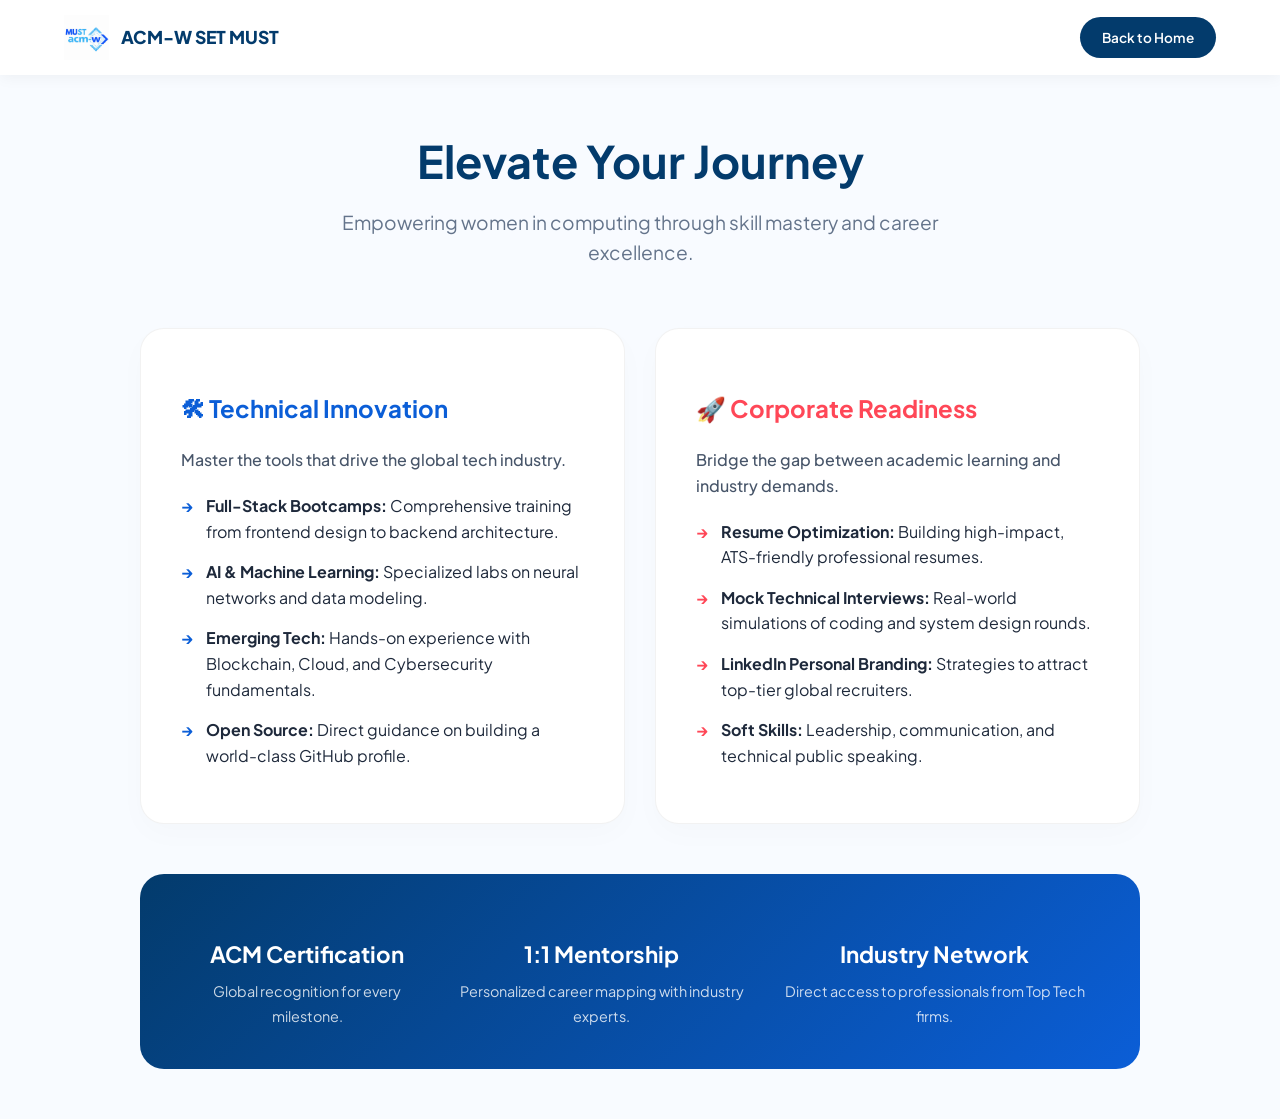
<file: career.html>
<!DOCTYPE html>
<html lang="en">
<head>
    <meta charset="UTF-8">
    <meta name="viewport" content="width=device-width, initial-scale=1.0">
    <title>Career Hub | ACM-W SET MUST</title>
    <link href="https://fonts.googleapis.com/css2?family=Plus+Jakarta+Sans:wght@400;600;800&display=swap" rel="stylesheet">
    <style>
        :root {
            --primary: #0b5ed7;
            --secondary: #ff4757;
            --accent: #00d2ff;
            --dark: #033b6c;
            --text: #1e293b;
        }

        body {
            font-family: 'Plus Jakarta Sans', sans-serif;
            background: #f8fbff;
            color: var(--text);
            margin: 0;
            line-height: 1.6;
        }

        /* Navbar: Left Logo, Right Back Button */
        .navbar {
            background: white;
            padding: 15px 5%;
            display: flex;
            justify-content: space-between;
            align-items: center;
            box-shadow: 0 2px 15px rgba(0,0,0,0.05);
            position: sticky;
            top: 0;
            z-index: 1000;
        }

        .nav-left { display: flex; align-items: center; gap: 12px; }
        .nav-left img { width: 45px; }
        .nav-left span { font-weight: 800; font-size: 1.1rem; color: var(--dark); }

        .back-home {
            background: var(--dark);
            color: white;
            padding: 10px 22px;
            border-radius: 50px;
            text-decoration: none;
            font-weight: 600;
            font-size: 0.85rem;
            transition: 0.3s;
        }
        .back-home:hover { background: var(--primary); transform: translateX(-5px); }

        /* Main Content */
        .container { max-width: 1000px; margin: 50px auto; padding: 0 20px; }

        .page-header { text-align: center; margin-bottom: 60px; }
        .page-header h1 { font-size: 2.8rem; margin-bottom: 10px; color: var(--dark); }
        .page-header p { color: #64748b; font-size: 1.2rem; max-width: 700px; margin: 0 auto; }

        /* Content Blocks */
        .content-grid { display: grid; grid-template-columns: 1fr 1fr; gap: 30px; }

        .info-card {
            background: white;
            padding: 40px;
            border-radius: 24px;
            border: 1px solid rgba(0,0,0,0.05);
            box-shadow: 0 10px 30px rgba(0,0,0,0.02);
        }

        .info-card h2 { font-size: 1.5rem; margin-bottom: 20px; display: flex; align-items: center; gap: 10px; }
        .info-card.tech h2 { color: var(--primary); }
        .info-card.career h2 { color: var(--secondary); }

        .info-card p { color: #475569; margin-bottom: 20px; font-weight: 500; }

        .list-item {
            margin-bottom: 15px;
            padding-left: 25px;
            position: relative;
        }
        .list-item::before {
            content: "→";
            position: absolute;
            left: 0;
            font-weight: bold;
        }
        .tech .list-item::before { color: var(--primary); }
        .career .list-item::before { color: var(--secondary); }

        /* Stats Section */
        .benefits-bar {
            margin-top: 50px;
            background: linear-gradient(135deg, var(--dark) 0%, var(--primary) 100%);
            border-radius: 24px;
            padding: 40px;
            color: white;
            display: flex;
            justify-content: space-around;
            text-align: center;
        }
        .benefit-item h3 { font-size: 1.4rem; margin-bottom: 5px; }
        .benefit-item span { font-size: 0.9rem; opacity: 0.8; }

        @media (max-width: 768px) {
            .content-grid { grid-template-columns: 1fr; }
            .benefits-bar { flex-direction: column; gap: 30px; }
        }
    </style>
</head>
<body>

    <nav class="navbar">
        <div class="nav-left">
            <img src="logo.png" alt="ACM-W Logo">
            <span>ACM-W SET MUST</span>
        </div>
        <a href="index.html" class="back-home">Back to Home</a>
    </nav>

    <div class="container">
        <div class="page-header">
            <h1>Elevate Your Journey</h1>
            <p>Empowering women in computing through skill mastery and career excellence.</p>
        </div>

        <div class="content-grid">
            <div class="info-card tech">
                <h2>🛠 Technical Innovation</h2>
                <p>Master the tools that drive the global tech industry.</p>
                
                <div class="list-item"><strong>Full-Stack Bootcamps:</strong> Comprehensive training from frontend design to backend architecture.</div>
                <div class="list-item"><strong>AI & Machine Learning:</strong> Specialized labs on neural networks and data modeling.</div>
                <div class="list-item"><strong>Emerging Tech:</strong> Hands-on experience with Blockchain, Cloud, and Cybersecurity fundamentals.</div>
                <div class="list-item"><strong>Open Source:</strong> Direct guidance on building a world-class GitHub profile.</div>
            </div>

            <div class="info-card career">
                <h2>🚀 Corporate Readiness</h2>
                <p>Bridge the gap between academic learning and industry demands.</p>

                <div class="list-item"><strong>Resume Optimization:</strong> Building high-impact, ATS-friendly professional resumes.</div>
                <div class="list-item"><strong>Mock Technical Interviews:</strong> Real-world simulations of coding and system design rounds.</div>
                <div class="list-item"><strong>LinkedIn Personal Branding:</strong> Strategies to attract top-tier global recruiters.</div>
                <div class="list-item"><strong>Soft Skills:</strong> Leadership, communication, and technical public speaking.</div>
            </div>
        </div>

        <div class="benefits-bar">
            <div class="benefit-item">
                <h3>ACM Certification</h3>
                <span>Global recognition for every milestone.</span>
            </div>
            <div class="benefit-item">
                <h3>1:1 Mentorship</h3>
                <span>Personalized career mapping with industry experts.</span>
            </div>
            <div class="benefit-item">
                <h3>Industry Network</h3>
                <span>Direct access to professionals from Top Tech firms.</span>
            </div>
        </div>
    </div>

</body>
</html>
</file>
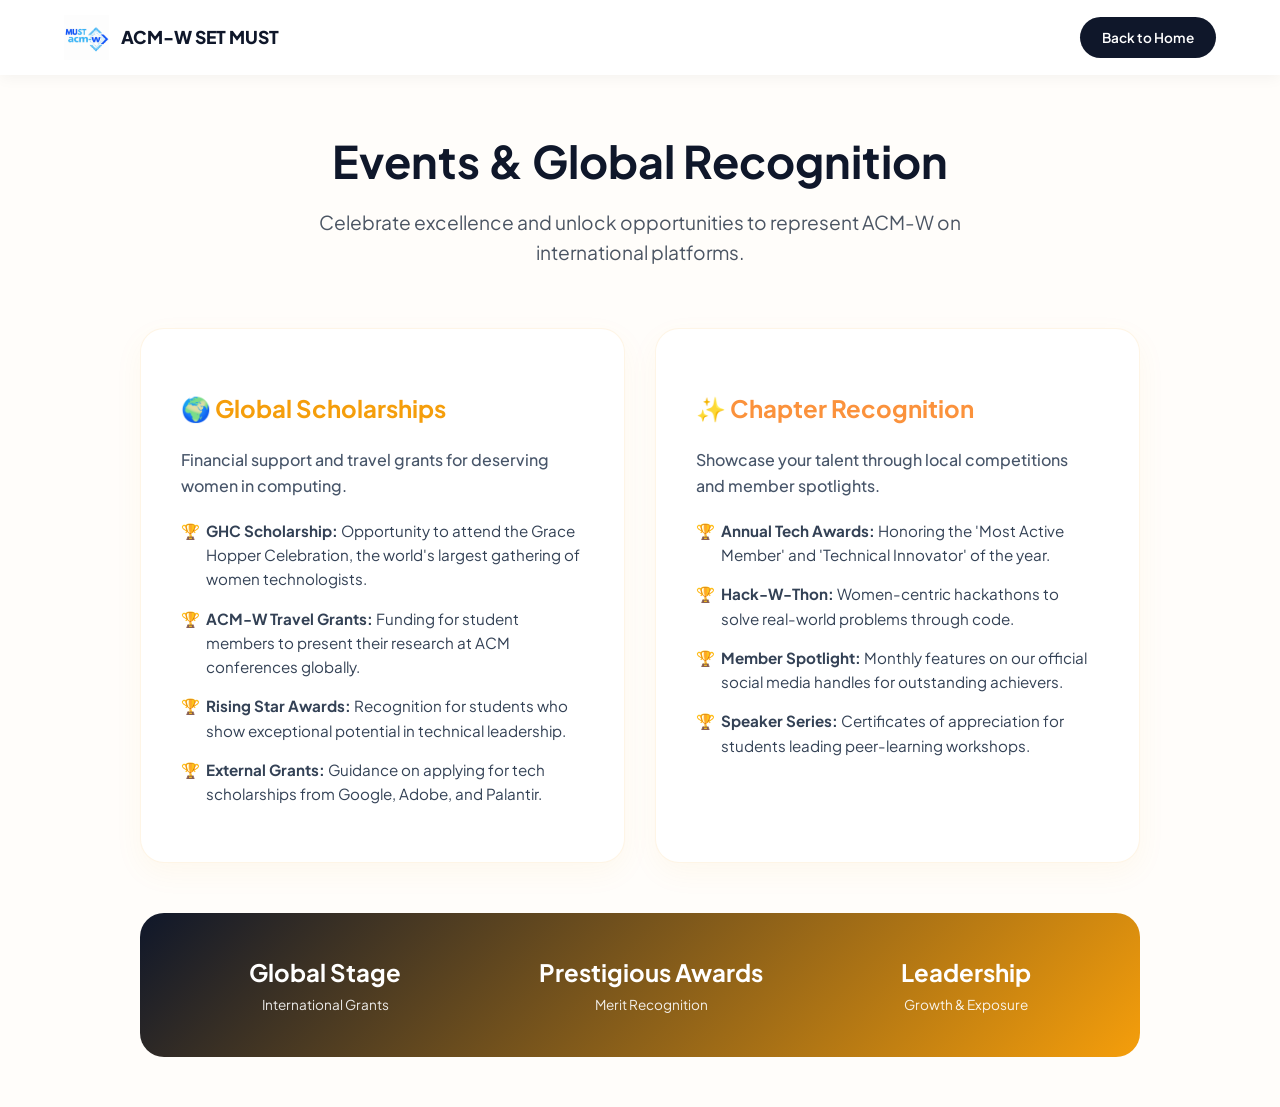
<file: events.html>
<!DOCTYPE html>
<html lang="en">
<head>
    <meta charset="UTF-8">
    <meta name="viewport" content="width=device-width, initial-scale=1.0">
    <title>Events & Recognition | ACM-W SET MUST</title>
    <link href="https://fonts.googleapis.com/css2?family=Plus+Jakarta+Sans:wght@400;600;800&display=swap" rel="stylesheet">
    <style>
        :root {
            --primary: #f59e0b; /* Golden Yellow */
            --secondary: #fb923c; /* Orange */
            --dark: #0f172a;
            --bg: #fffdfa;
            --text: #1e293b;
        }

        body {
            font-family: 'Plus Jakarta Sans', sans-serif;
            background: var(--bg);
            color: var(--text);
            margin: 0;
            line-height: 1.6;
        }

        /* Navbar: Left Logo, Right Back Button */
        .navbar {
            background: white;
            padding: 15px 5%;
            display: flex;
            justify-content: space-between;
            align-items: center;
            box-shadow: 0 2px 15px rgba(0,0,0,0.05);
            position: sticky;
            top: 0;
            z-index: 1000;
        }

        .nav-left { display: flex; align-items: center; gap: 12px; }
        .nav-left img { width: 45px; }
        .nav-left span { font-weight: 800; font-size: 1.1rem; color: var(--dark); }

        .back-home {
            background: var(--dark);
            color: white;
            padding: 10px 22px;
            border-radius: 50px;
            text-decoration: none;
            font-weight: 600;
            font-size: 0.85rem;
            transition: 0.3s;
        }
        .back-home:hover { background: var(--primary); transform: translateX(-5px); color: var(--dark); }

        /* Main Content */
        .container { max-width: 1000px; margin: 50px auto; padding: 0 20px; }

        .page-header { text-align: center; margin-bottom: 60px; }
        .page-header h1 { font-size: 2.8rem; margin-bottom: 10px; color: var(--dark); }
        .page-header p { color: #4b5563; font-size: 1.2rem; max-width: 750px; margin: 0 auto; }

        /* Content Blocks */
        .content-grid { display: grid; grid-template-columns: 1fr 1fr; gap: 30px; }

        .info-card {
            background: white;
            padding: 40px;
            border-radius: 24px;
            border: 1px solid rgba(245, 158, 11, 0.1);
            box-shadow: 0 10px 30px rgba(245, 158, 11, 0.05);
        }

        .info-card h2 { font-size: 1.5rem; margin-bottom: 20px; display: flex; align-items: center; gap: 10px; }
        .info-card.scholarships h2 { color: var(--primary); }
        .info-card.recognition h2 { color: var(--secondary); }

        .info-card p { color: #475569; margin-bottom: 20px; font-weight: 500; }

        .list-item {
            margin-bottom: 15px;
            padding-left: 25px;
            position: relative;
            font-size: 0.95rem;
            color: #334155;
        }
        .list-item::before {
            content: "🏆";
            position: absolute;
            left: 0;
        }

        /* Banner Section */
        .glory-banner {
            margin-top: 50px;
            background: linear-gradient(135deg, var(--dark) 0%, var(--primary) 100%);
            border-radius: 24px;
            padding: 40px;
            color: white;
            display: flex;
            justify-content: space-around;
            text-align: center;
        }
        .glory-item h3 { font-size: 1.5rem; margin: 0; }
        .glory-item span { font-size: 0.85rem; opacity: 0.9; }

        @media (max-width: 768px) {
            .content-grid { grid-template-columns: 1fr; }
            .glory-banner { flex-direction: column; gap: 30px; }
        }
    </style>
</head>
<body>

    <nav class="navbar">
        <div class="nav-left">
            <img src="logo.png" alt="ACM-W Logo">
            <span>ACM-W SET MUST</span>
        </div>
        <a href="index.html" class="back-home">Back to Home</a>
    </nav>

    <div class="container">
        <div class="page-header">
            <h1>Events & Global Recognition</h1>
            <p>Celebrate excellence and unlock opportunities to represent ACM-W on international platforms.</p>
        </div>

        <div class="content-grid">
            <div class="info-card scholarships">
                <h2>🌍 Global Scholarships</h2>
                <p>Financial support and travel grants for deserving women in computing.</p>
                
                <div class="list-item"><strong>GHC Scholarship:</strong> Opportunity to attend the Grace Hopper Celebration, the world's largest gathering of women technologists.</div>
                <div class="list-item"><strong>ACM-W Travel Grants:</strong> Funding for student members to present their research at ACM conferences globally.</div>
                <div class="list-item"><strong>Rising Star Awards:</strong> Recognition for students who show exceptional potential in technical leadership.</div>
                <div class="list-item"><strong>External Grants:</strong> Guidance on applying for tech scholarships from Google, Adobe, and Palantir.</div>
            </div>

            <div class="info-card recognition">
                <h2>✨ Chapter Recognition</h2>
                <p>Showcase your talent through local competitions and member spotlights.</p>

                <div class="list-item"><strong>Annual Tech Awards:</strong> Honoring the 'Most Active Member' and 'Technical Innovator' of the year.</div>
                <div class="list-item"><strong>Hack-W-Thon:</strong> Women-centric hackathons to solve real-world problems through code.</div>
                <div class="list-item"><strong>Member Spotlight:</strong> Monthly features on our official social media handles for outstanding achievers.</div>
                <div class="list-item"><strong>Speaker Series:</strong> Certificates of appreciation for students leading peer-learning workshops.</div>
            </div>
        </div>

        <div class="glory-banner">
            <div class="glory-item">
                <h3>Global Stage</h3>
                <span>International Grants</span>
            </div>
            <div class="glory-item">
                <h3>Prestigious Awards</h3>
                <span>Merit Recognition</span>
            </div>
            <div class="glory-item">
                <h3>Leadership</h3>
                <span>Growth & Exposure</span>
            </div>
        </div>
    </div>

</body>
</html>
</file>
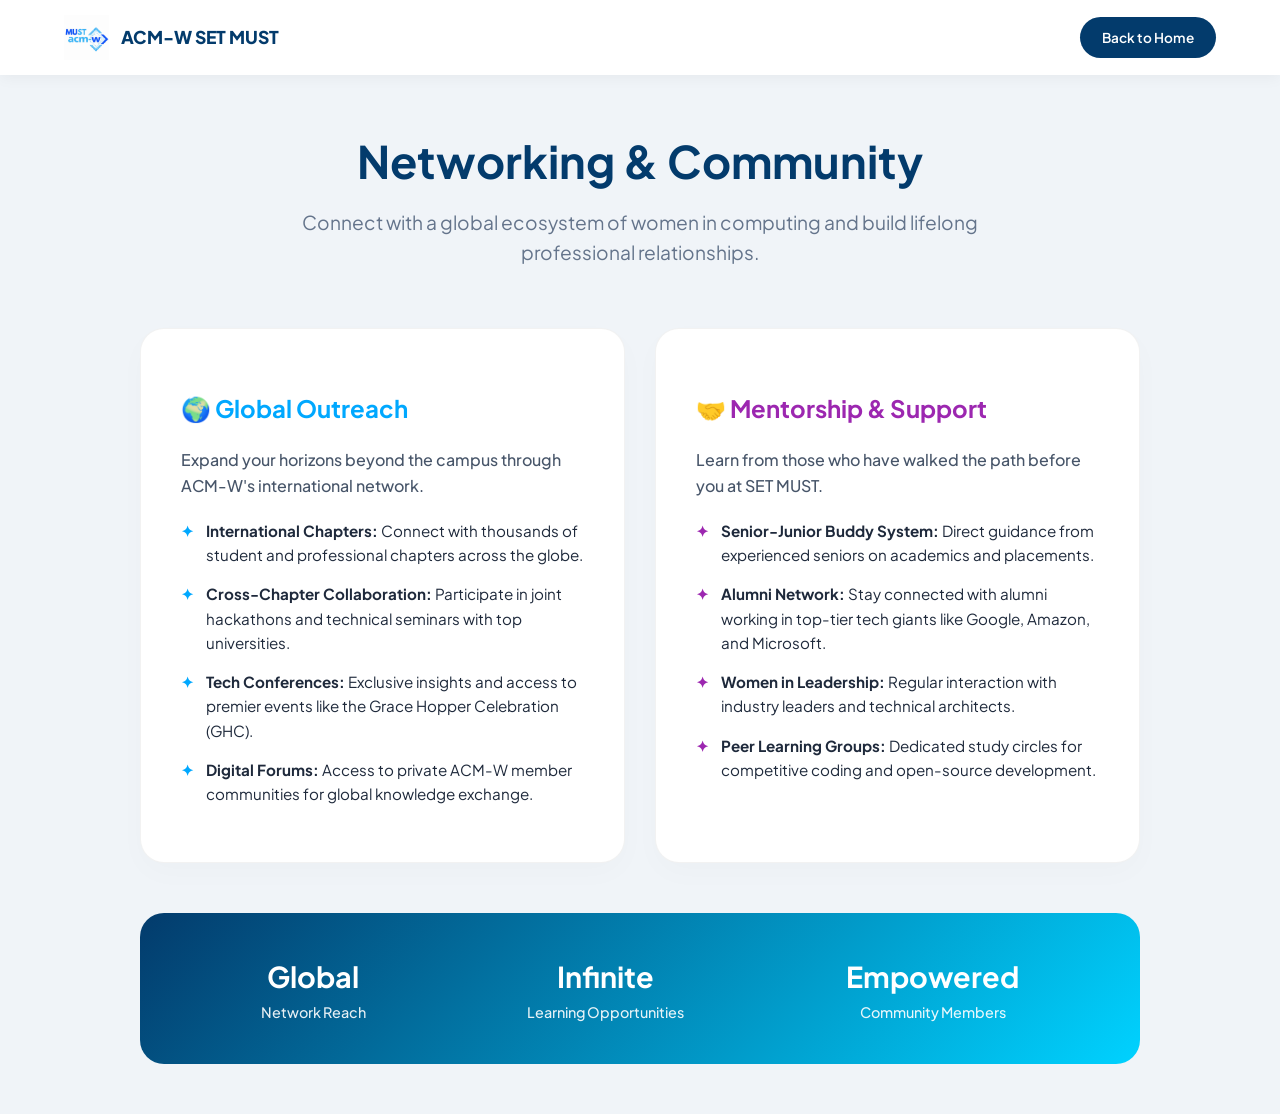
<file: networking.html>
<!DOCTYPE html>
<html lang="en">
<head>
    <meta charset="UTF-8">
    <meta name="viewport" content="width=device-width, initial-scale=1.0">
    <title>Networking & Community | ACM-W SET MUST</title>
    <link href="https://fonts.googleapis.com/css2?family=Plus+Jakarta+Sans:wght@400;600;800&display=swap" rel="stylesheet">
    <style>
        :root {
            --primary: #00a8ff;
            --secondary: #9c27b0;
            --dark: #033b6c;
            --light-bg: #f0f4f8;
            --text: #1e293b;
        }

        body {
            font-family: 'Plus Jakarta Sans', sans-serif;
            background: var(--light-bg);
            color: var(--text);
            margin: 0;
            line-height: 1.6;
        }

        /* Navbar: Left Logo, Right Back Button */
        .navbar {
            background: white;
            padding: 15px 5%;
            display: flex;
            justify-content: space-between;
            align-items: center;
            box-shadow: 0 2px 15px rgba(0,0,0,0.05);
            position: sticky;
            top: 0;
            z-index: 1000;
        }

        .nav-left { display: flex; align-items: center; gap: 12px; }
        .nav-left img { width: 45px; }
        .nav-left span { font-weight: 800; font-size: 1.1rem; color: var(--dark); }

        .back-home {
            background: var(--dark);
            color: white;
            padding: 10px 22px;
            border-radius: 50px;
            text-decoration: none;
            font-weight: 600;
            font-size: 0.85rem;
            transition: 0.3s;
        }
        .back-home:hover { background: var(--primary); transform: translateX(-5px); }

        /* Main Content */
        .container { max-width: 1000px; margin: 50px auto; padding: 0 20px; }

        .page-header { text-align: center; margin-bottom: 60px; }
        .page-header h1 { font-size: 2.8rem; margin-bottom: 10px; color: var(--dark); }
        .page-header p { color: #64748b; font-size: 1.2rem; max-width: 750px; margin: 0 auto; }

        /* Content Blocks */
        .content-grid { display: grid; grid-template-columns: 1fr 1fr; gap: 30px; }

        .info-card {
            background: white;
            padding: 40px;
            border-radius: 24px;
            border: 1px solid rgba(0,0,0,0.05);
            box-shadow: 0 10px 30px rgba(0,0,0,0.02);
            transition: 0.3s;
        }
        .info-card:hover { transform: translateY(-5px); box-shadow: 0 15px 35px rgba(0,0,0,0.08); }

        .info-card h2 { font-size: 1.5rem; margin-bottom: 20px; display: flex; align-items: center; gap: 10px; }
        .info-card.global h2 { color: var(--primary); }
        .info-card.mentorship h2 { color: var(--secondary); }

        .info-card p { color: #475569; margin-bottom: 20px; font-weight: 500; }

        .list-item {
            margin-bottom: 15px;
            padding-left: 25px;
            position: relative;
            font-size: 0.95rem;
        }
        .list-item::before {
            content: "✦";
            position: absolute;
            left: 0;
            font-weight: bold;
        }
        .global .list-item::before { color: var(--primary); }
        .mentorship .list-item::before { color: var(--secondary); }

        /* Community Stats */
        .community-banner {
            margin-top: 50px;
            background: linear-gradient(135deg, var(--dark) 0%, #00d2ff 100%);
            border-radius: 24px;
            padding: 40px;
            color: white;
            display: flex;
            justify-content: space-around;
            text-align: center;
        }
        .stat-box h3 { font-size: 1.8rem; margin: 0; }
        .stat-box span { font-size: 0.9rem; opacity: 0.9; font-weight: 500; }

        @media (max-width: 768px) {
            .content-grid { grid-template-columns: 1fr; }
            .community-banner { flex-direction: column; gap: 30px; }
        }
    </style>
</head>
<body>

    <nav class="navbar">
        <div class="nav-left">
            <img src="logo.png" alt="ACM-W Logo">
            <span>ACM-W SET MUST</span>
        </div>
        <a href="index.html" class="back-home">Back to Home</a>
    </nav>

    <div class="container">
        <div class="page-header">
            <h1>Networking & Community</h1>
            <p>Connect with a global ecosystem of women in computing and build lifelong professional relationships.</p>
        </div>

        <div class="content-grid">
            <div class="info-card global">
                <h2>🌍 Global Outreach</h2>
                <p>Expand your horizons beyond the campus through ACM-W's international network.</p>
                
                <div class="list-item"><strong>International Chapters:</strong> Connect with thousands of student and professional chapters across the globe.</div>
                <div class="list-item"><strong>Cross-Chapter Collaboration:</strong> Participate in joint hackathons and technical seminars with top universities.</div>
                <div class="list-item"><strong>Tech Conferences:</strong> Exclusive insights and access to premier events like the Grace Hopper Celebration (GHC).</div>
                <div class="list-item"><strong>Digital Forums:</strong> Access to private ACM-W member communities for global knowledge exchange.</div>
            </div>

            <div class="info-card mentorship">
                <h2>🤝 Mentorship & Support</h2>
                <p>Learn from those who have walked the path before you at SET MUST.</p>

                <div class="list-item"><strong>Senior-Junior Buddy System:</strong> Direct guidance from experienced seniors on academics and placements.</div>
                <div class="list-item"><strong>Alumni Network:</strong> Stay connected with alumni working in top-tier tech giants like Google, Amazon, and Microsoft.</div>
                <div class="list-item"><strong>Women in Leadership:</strong> Regular interaction with industry leaders and technical architects.</div>
                <div class="list-item"><strong>Peer Learning Groups:</strong> Dedicated study circles for competitive coding and open-source development.</div>
            </div>
        </div>

        <div class="community-banner">
            <div class="stat-box">
                <h3>Global</h3>
                <span>Network Reach</span>
            </div>
            <div class="stat-box">
                <h3>Infinite</h3>
                <span>Learning Opportunities</span>
            </div>
            <div class="stat-box">
                <h3>Empowered</h3>
                <span>Community Members</span>
            </div>
        </div>
    </div>

</body>
</html>
</file>
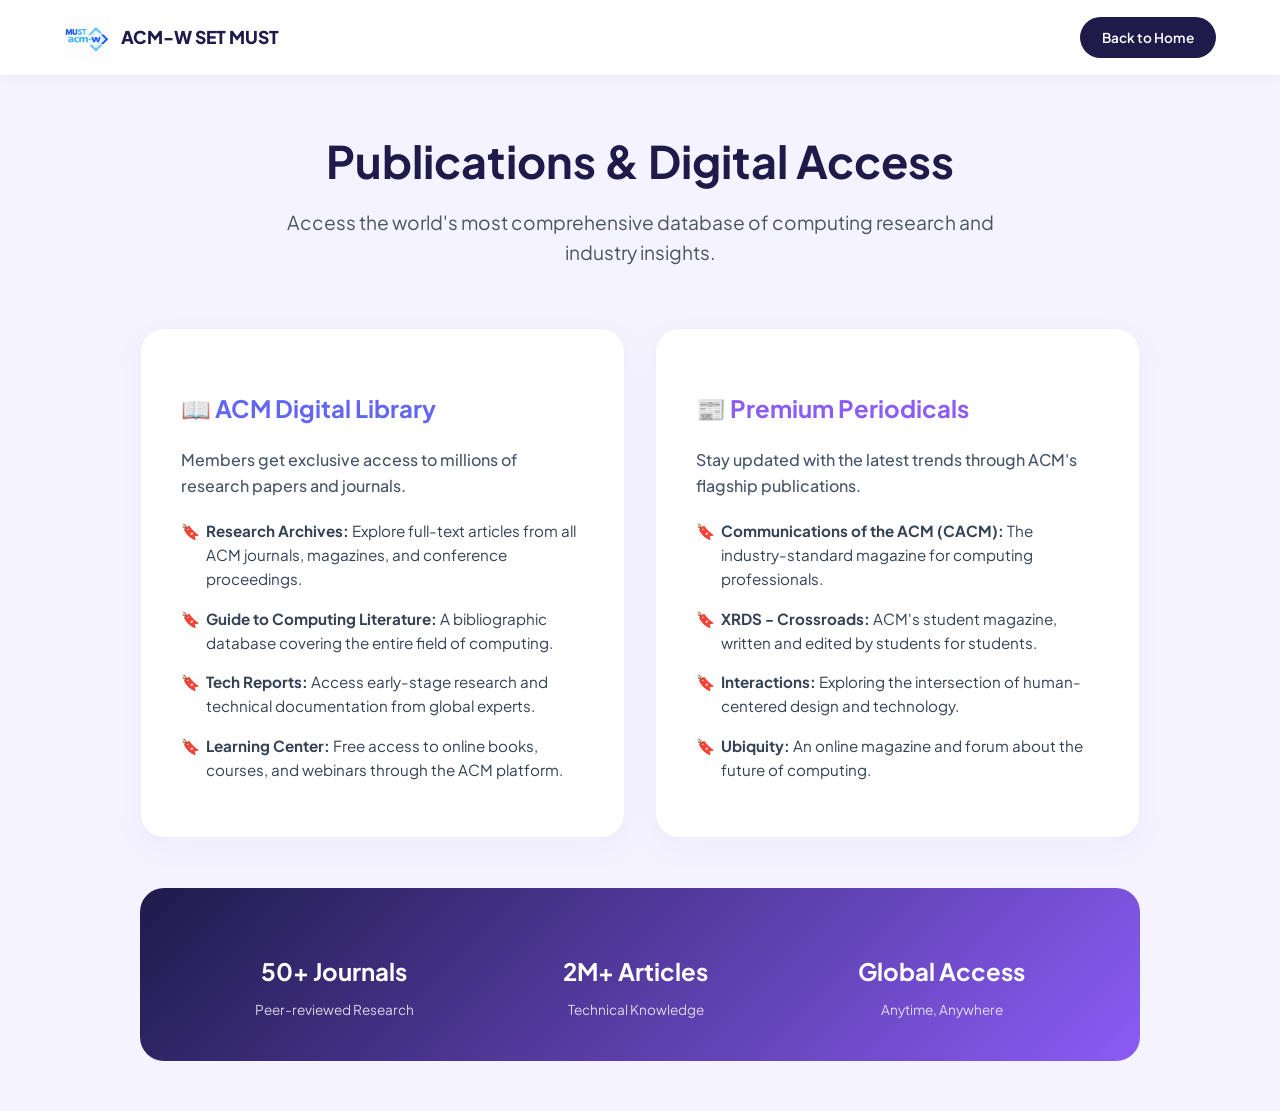
<file: publications.html>
<!DOCTYPE html>
<html lang="en">
<head>
    <meta charset="UTF-8">
    <meta name="viewport" content="width=device-width, initial-scale=1.0">
    <title>Publications & Digital Access | ACM-W SET MUST</title>
    <link href="https://fonts.googleapis.com/css2?family=Plus+Jakarta+Sans:wght@400;600;800&display=swap" rel="stylesheet">
    <style>
        :root {
            --primary: #6366f1;
            --secondary: #8b5cf6;
            --dark: #1e1b4b;
            --bg: #f5f3ff;
            --text: #1e293b;
        }

        body {
            font-family: 'Plus Jakarta Sans', sans-serif;
            background: var(--bg);
            color: var(--text);
            margin: 0;
            line-height: 1.6;
        }

        /* Navbar: Left Logo, Right Back Button */
        .navbar {
            background: white;
            padding: 15px 5%;
            display: flex;
            justify-content: space-between;
            align-items: center;
            box-shadow: 0 2px 15px rgba(0,0,0,0.05);
            position: sticky;
            top: 0;
            z-index: 1000;
        }

        .nav-left { display: flex; align-items: center; gap: 12px; }
        .nav-left img { width: 45px; }
        .nav-left span { font-weight: 800; font-size: 1.1rem; color: var(--dark); }

        .back-home {
            background: var(--dark);
            color: white;
            padding: 10px 22px;
            border-radius: 50px;
            text-decoration: none;
            font-weight: 600;
            font-size: 0.85rem;
            transition: 0.3s;
        }
        .back-home:hover { background: var(--primary); transform: translateX(-5px); }

        /* Main Content */
        .container { max-width: 1000px; margin: 50px auto; padding: 0 20px; }

        .page-header { text-align: center; margin-bottom: 60px; }
        .page-header h1 { font-size: 2.8rem; margin-bottom: 10px; color: var(--dark); }
        .page-header p { color: #4b5563; font-size: 1.2rem; max-width: 750px; margin: 0 auto; }

        /* Content Blocks */
        .content-grid { display: grid; grid-template-columns: 1fr 1fr; gap: 30px; }

        .info-card {
            background: white;
            padding: 40px;
            border-radius: 24px;
            border: 1px solid rgba(99, 102, 241, 0.1);
            box-shadow: 0 10px 30px rgba(99, 102, 241, 0.05);
        }

        .info-card h2 { font-size: 1.5rem; margin-bottom: 20px; display: flex; align-items: center; gap: 10px; }
        .info-card.library h2 { color: var(--primary); }
        .info-card.magazines h2 { color: var(--secondary); }

        .info-card p { color: #475569; margin-bottom: 20px; font-weight: 500; }

        .list-item {
            margin-bottom: 15px;
            padding-left: 25px;
            position: relative;
            font-size: 0.95rem;
            color: #334155;
        }
        .list-item::before {
            content: "🔖";
            position: absolute;
            left: 0;
        }

        /* Banner Section */
        .access-banner {
            margin-top: 50px;
            background: linear-gradient(135deg, var(--dark) 0%, var(--secondary) 100%);
            border-radius: 24px;
            padding: 40px;
            color: white;
            display: flex;
            justify-content: space-around;
            text-align: center;
        }
        .access-item h3 { font-size: 1.5rem; margin-bottom: 5px; }
        .access-item span { font-size: 0.85rem; opacity: 0.8; }

        @media (max-width: 768px) {
            .content-grid { grid-template-columns: 1fr; }
            .access-banner { flex-direction: column; gap: 30px; }
        }
    </style>
</head>
<body>

    <nav class="navbar">
        <div class="nav-left">
            <img src="logo.png" alt="ACM-W Logo">
            <span>ACM-W SET MUST</span>
        </div>
        <a href="index.html" class="back-home">Back to Home</a>
    </nav>

    <div class="container">
        <div class="page-header">
            <h1>Publications & Digital Access</h1>
            <p>Access the world's most comprehensive database of computing research and industry insights.</p>
        </div>

        <div class="content-grid">
            <div class="info-card library">
                <h2>📖 ACM Digital Library</h2>
                <p>Members get exclusive access to millions of research papers and journals.</p>
                
                <div class="list-item"><strong>Research Archives:</strong> Explore full-text articles from all ACM journals, magazines, and conference proceedings.</div>
                <div class="list-item"><strong>Guide to Computing Literature:</strong> A bibliographic database covering the entire field of computing.</div>
                <div class="list-item"><strong>Tech Reports:</strong> Access early-stage research and technical documentation from global experts.</div>
                <div class="list-item"><strong>Learning Center:</strong> Free access to online books, courses, and webinars through the ACM platform.</div>
            </div>

            <div class="info-card magazines">
                <h2>📰 Premium Periodicals</h2>
                <p>Stay updated with the latest trends through ACM's flagship publications.</p>

                <div class="list-item"><strong>Communications of the ACM (CACM):</strong> The industry-standard magazine for computing professionals.</div>
                <div class="list-item"><strong>XRDS - Crossroads:</strong> ACM's student magazine, written and edited by students for students.</div>
                <div class="list-item"><strong>Interactions:</strong> Exploring the intersection of human-centered design and technology.</div>
                <div class="list-item"><strong>Ubiquity:</strong> An online magazine and forum about the future of computing.</div>
            </div>
        </div>

        <div class="access-banner">
            <div class="access-item">
                <h3>50+ Journals</h3>
                <span>Peer-reviewed Research</span>
            </div>
            <div class="access-item">
                <h3>2M+ Articles</h3>
                <span>Technical Knowledge</span>
            </div>
            <div class="access-item">
                <h3>Global Access</h3>
                <span>Anytime, Anywhere</span>
            </div>
        </div>
    </div>

</body>
</html>
</file>
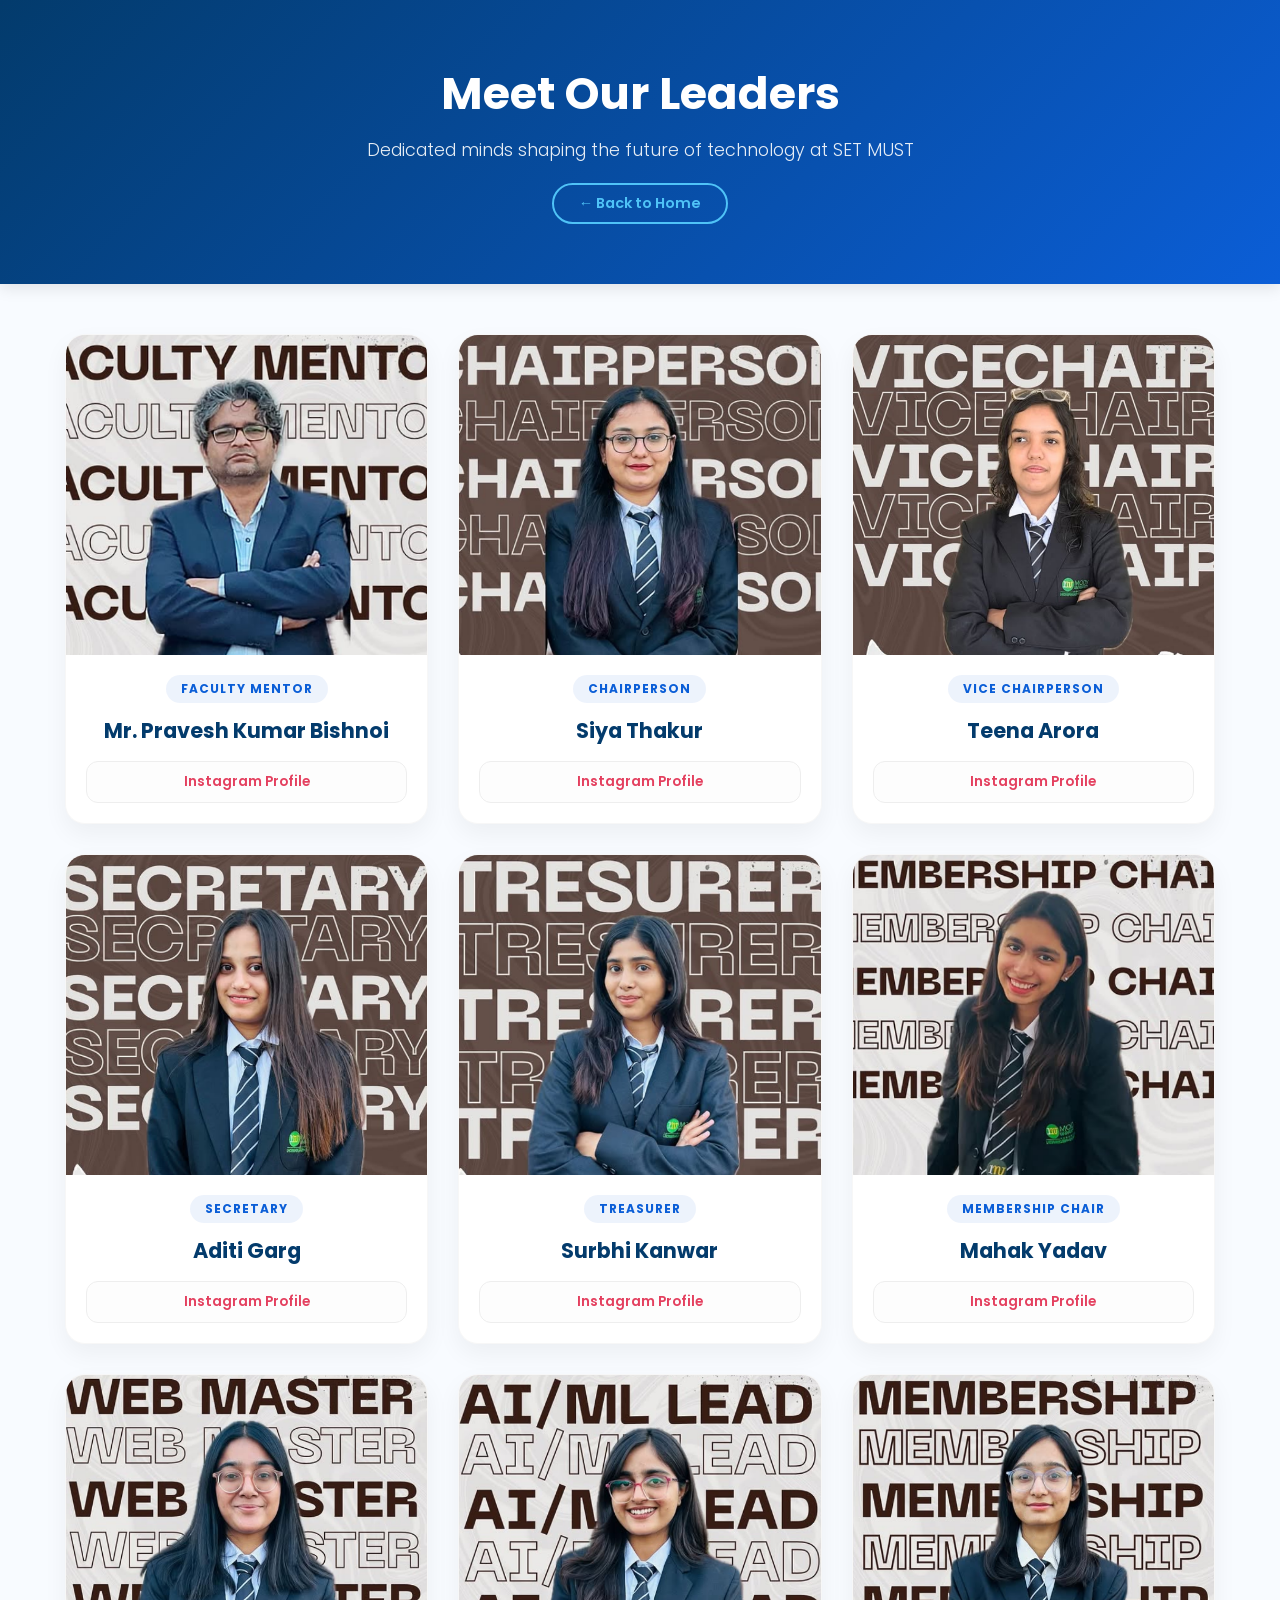
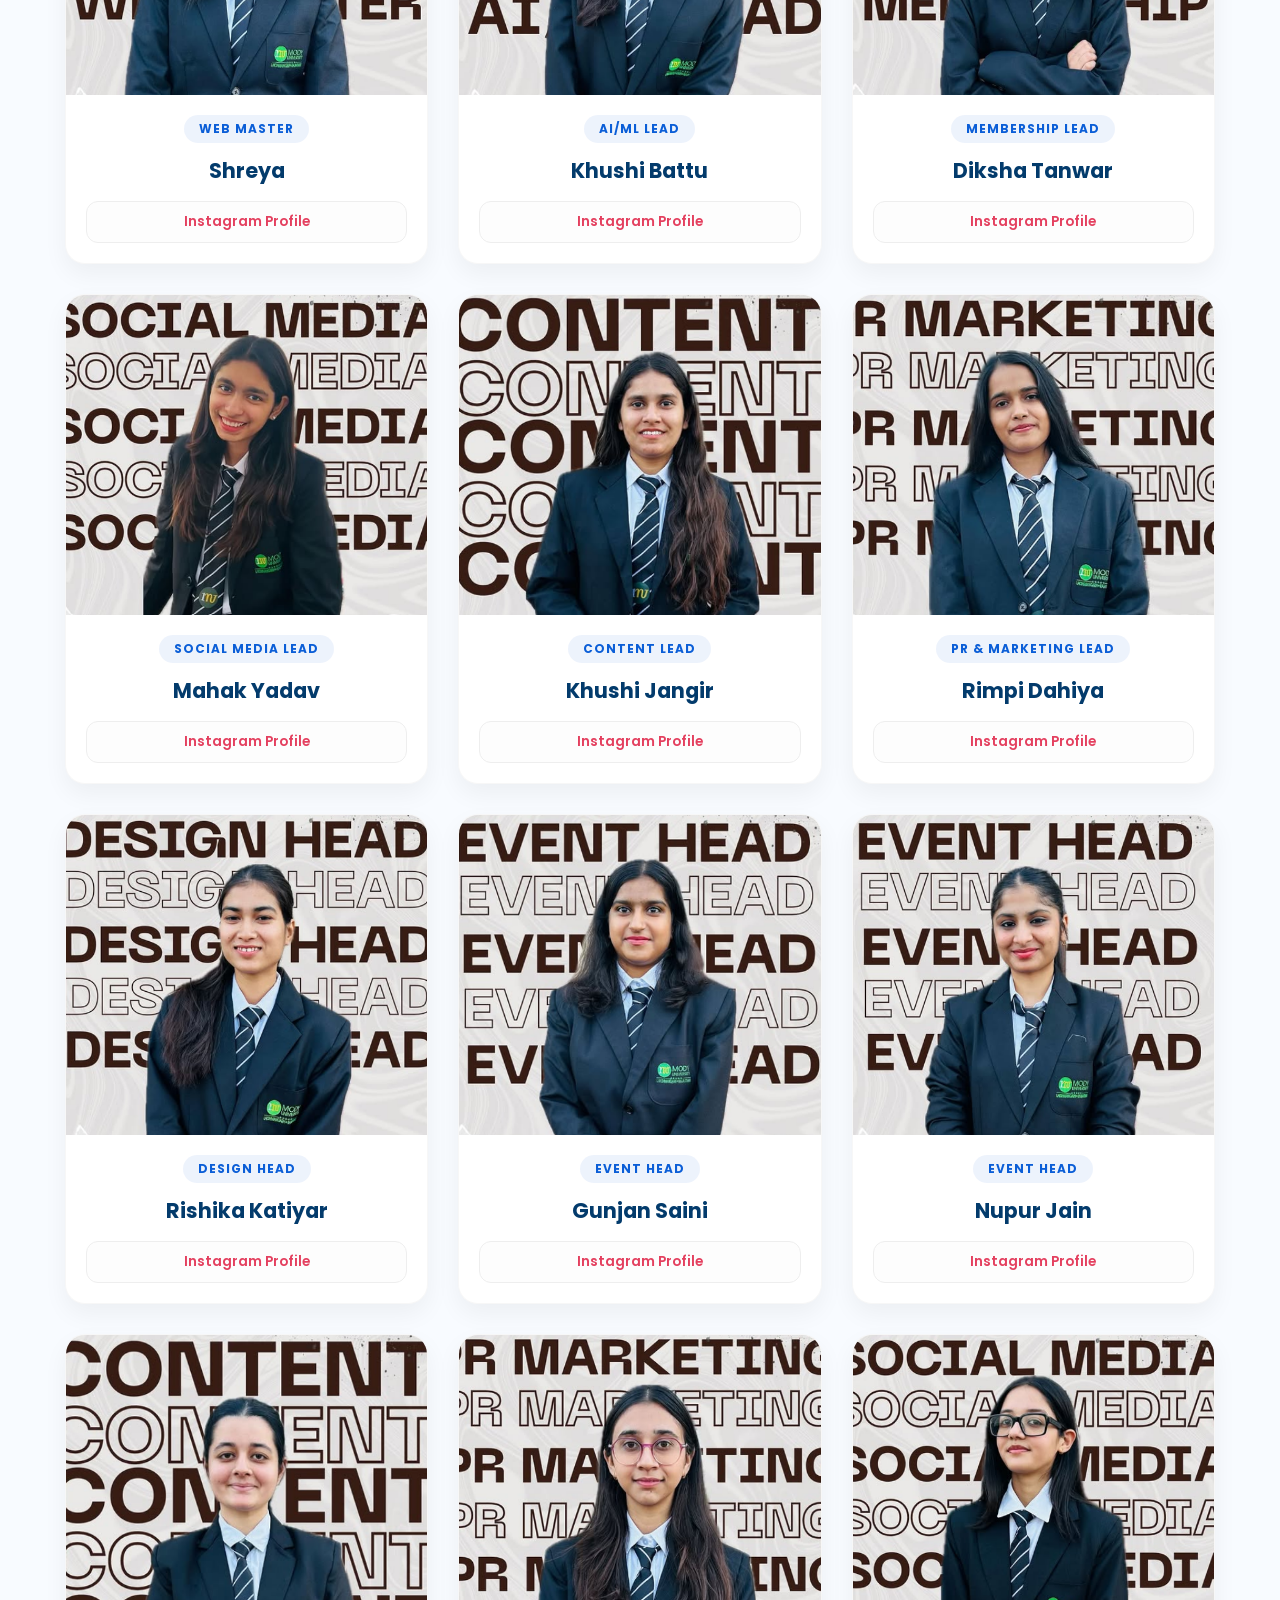
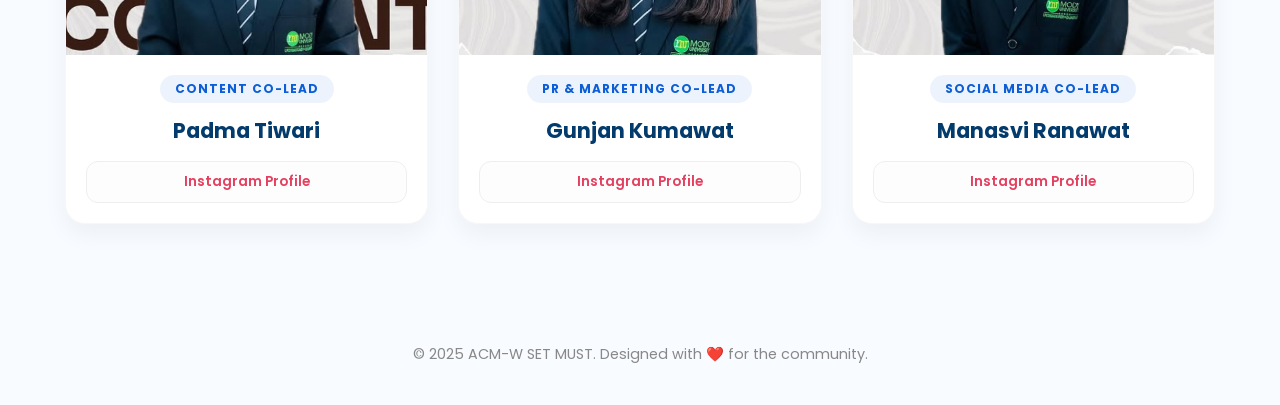
<file: team.html>
<!DOCTYPE html>
<html lang="en">
<head>
  <meta charset="UTF-8">
  <meta name="viewport" content="width=device-width, initial-scale=1.0">
  <title>Our Team | ACM-W SET MUST</title>
  <link href="https://fonts.googleapis.com/css2?family=Poppins:wght@300;400;500;600;700&display=swap" rel="stylesheet">
  <style>
    :root {
      --primary: #0b5ed7;
      --secondary: #4fc3f7;
      --dark: #033b6c;
      --white: #ffffff;
      --bg: #f8fbff;
    }

    * { margin: 0; padding: 0; box-sizing: border-box; }
    body { font-family: 'Poppins', sans-serif; background: var(--bg); color: var(--dark); overflow-x: hidden; }

    .team-header {
      text-align: center;
      padding: 60px 20px;
      background: linear-gradient(135deg, var(--dark) 0%, var(--primary) 100%);
      color: white;
      box-shadow: 0 4px 15px rgba(0,0,0,0.1);
    }
    .team-header h1 { font-size: 2.8rem; font-weight: 700; margin-bottom: 10px; }
    .team-header p { opacity: 0.9; font-size: 1.1rem; font-weight: 300; }
    
    .back-btn {
      display: inline-block; margin-top: 20px; color: var(--secondary);
      text-decoration: none; font-weight: 600; font-size: 0.9rem;
      border: 2px solid var(--secondary); padding: 8px 25px; border-radius: 50px;
      transition: 0.3s;
    }
    .back-btn:hover { background: var(--secondary); color: var(--dark); }

    .team-container {
      max-width: 1200px;
      margin: 50px auto 80px;
      display: grid;
      grid-template-columns: repeat(auto-fill, minmax(280px, 1fr));
      gap: 30px;
      padding: 0 25px;
    }

    .team-card {
      background: var(--white);
      border-radius: 20px;
      overflow: hidden;
      box-shadow: 0 10px 25px rgba(0,0,0,0.05);
      text-align: center;
      transition: 0.4s;
      border: 1px solid rgba(0,0,0,0.03);
      opacity: 0;
      animation: fadeInUp 0.6s ease-out forwards;
    }
    .team-card:hover { transform: translateY(-10px); box-shadow: 0 15px 35px rgba(11, 94, 215, 0.15); }

    .image-wrapper {
      width: 100%;
      height: 320px;
      background: #eef2f7; 
      overflow: hidden;
    }
    .image-wrapper img {
      width: 100%;
      height: 100%;
      object-fit: cover;
      transition: 0.5s;
    }
    .team-card:hover img { transform: scale(1.05); }

    .info { padding: 20px; }
    .role { 
      font-size: 0.75rem; 
      color: var(--primary); 
      font-weight: 700; 
      text-transform: uppercase; 
      letter-spacing: 1px;
      background: rgba(11, 94, 215, 0.07);
      padding: 5px 15px;
      border-radius: 50px;
      display: inline-block;
      margin-bottom: 12px;
    }
    .name { font-size: 1.3rem; font-weight: 700; color: var(--dark); margin-bottom: 15px; }

    .social-btn {
      display: block;
      padding: 10px;
      background: #fdfdfd;
      color: #e4405f;
      text-decoration: none;
      font-size: 0.85rem;
      font-weight: 600;
      border-radius: 12px;
      transition: 0.3s;
      border: 1px solid #eee;
    }
    .social-btn:hover { background: #e4405f; color: white; }

    @keyframes fadeInUp { 
      from { opacity: 0; transform: translateY(30px); } 
      to { opacity: 1; transform: translateY(0); } 
    }

    @media (max-width: 768px) {
      .team-header h1 { font-size: 2.2rem; }
      .team-container { grid-template-columns: 1fr; }
    }
  </style>
</head>
<body>

<section class="team-header">
  <h1>Meet Our Leaders</h1>
  <p>Dedicated minds shaping the future of technology at SET MUST</p>
  <a href="index.html" class="back-btn">← Back to Home</a>
</section>

<div class="team-container" id="teamGrid"></div>

<script>
  const members = [
    { name: "Mr. Pravesh Kumar Bishnoi", role: "Faculty Mentor", img: "faculty_mentor.png", insta: "https://www.instagram.com/p/DTAGi0xkWJI/" },
    { name: "Siya Thakur", role: "Chairperson", img: "chairperson.png", insta: "https://www.instagram.com/p/DTAGgBMACBE/" },
    { name: "Teena Arora", role: "Vice Chairperson", img: "vicechair.png", insta: "https://www.instagram.com/p/DTAGpSdkatZ/" },
    { name: "Aditi Garg", role: "Secretary", img: "secretary.png", insta: "https://www.instagram.com/p/DTAG1TTkVMK/" },
    { name: "Surbhi Kanwar", role: "Treasurer", img: "treasurer.png", insta: "https://www.instagram.com/p/DTAGVS9AA4v/" },
    { name: "Mahak Yadav", role: "Membership Chair", img: "membershipchair.png", insta: "https://www.instagram.com/p/DTAGPpPAHkJ/" },
    { name: "Shreya", role: "Web Master", img: "webmaster.png", insta: "https://www.instagram.com/p/DTAG57mEX7h/" },
    { name: "Khushi Battu", role: "AI/ML Lead", img: "ai_lead.png", insta: "https://www.instagram.com/p/DTAGvvCEcEJ/" },
    { name: "Diksha Tanwar", role: "Membership Lead", img: "membership_lead.png", insta: "https://www.instagram.com/p/DTAGL4agFAd/" },
    { name: "Mahak Yadav", role: "Social Media Lead", img: "socialmedia_lead.png", insta: "https://www.instagram.com/p/DTAHJc6EbIN/" },
    { name: "Khushi Jangir", role: "Content Lead", img: "content_lead.png", insta: "https://www.instagram.com/p/DTAF_2DAPJX/" },
    { name: "Rimpi Dahiya", role: "PR & Marketing Lead", img: "PR_lead.png", insta: "https://www.instagram.com/p/DTAFlwHgK4I/" },
    { name: "Rishika Katiyar", role: "Design Head", img: "design.png", insta: "https://www.instagram.com/p/DTAGajWgAjl/" },
    { name: "Gunjan Saini", role: "Event Head", img: "event_head1.png", insta: "https://www.instagram.com/p/DTAG-BMEbVd/" },
    { name: "Nupur Jain", role: "Event Head", img: "event_head2.png", insta: "https://www.instagram.com/p/DTAF2vfAEwr/" },
    { name: "Padma Tiwari", role: "Content Co-Lead", img: "content_colead.png", insta: "https://www.instagram.com/p/DTAF8jXAGRB/" },
    { name: "Gunjan Kumawat", role: "PR & Marketing Co-Lead", img: "PR_colead.png", insta: "https://www.instagram.com/p/DTAFhRhAEdi/" },
    { name: "Manasvi Ranawat", role: "Social Media Co-Lead", img: "media_colead.png", insta: "https://www.instagram.com/p/DTAHF3AkUR_/" },
  ];

  const grid = document.getElementById('teamGrid');

  members.forEach((m, i) => {
    const fallbackImg = `https://ui-avatars.com/api/?name=${m.name.replace(' ', '+')}&background=0b5ed7&color=fff&size=400`;
    
    grid.innerHTML += `
      <div class="team-card" style="animation-delay: ${i * 0.05}s;">
        <div class="image-wrapper">
          <img src="${m.img}" alt="${m.name}" onerror="this.src='${fallbackImg}'">
        </div>
        <div class="info">
          <span class="role">${m.role}</span>
          <h3 class="name">${m.name}</h3>
          <a href="${m.insta}" target="_blank" class="social-btn">Instagram Profile</a>
        </div>
      </div>
    `;
  });
</script>

<footer style="text-align: center; padding: 40px; color: #888; font-size: 0.9rem;">
  © 2025 ACM-W SET MUST. Designed with ❤️ for the community.
</footer>

</body>
</html>
</file>
